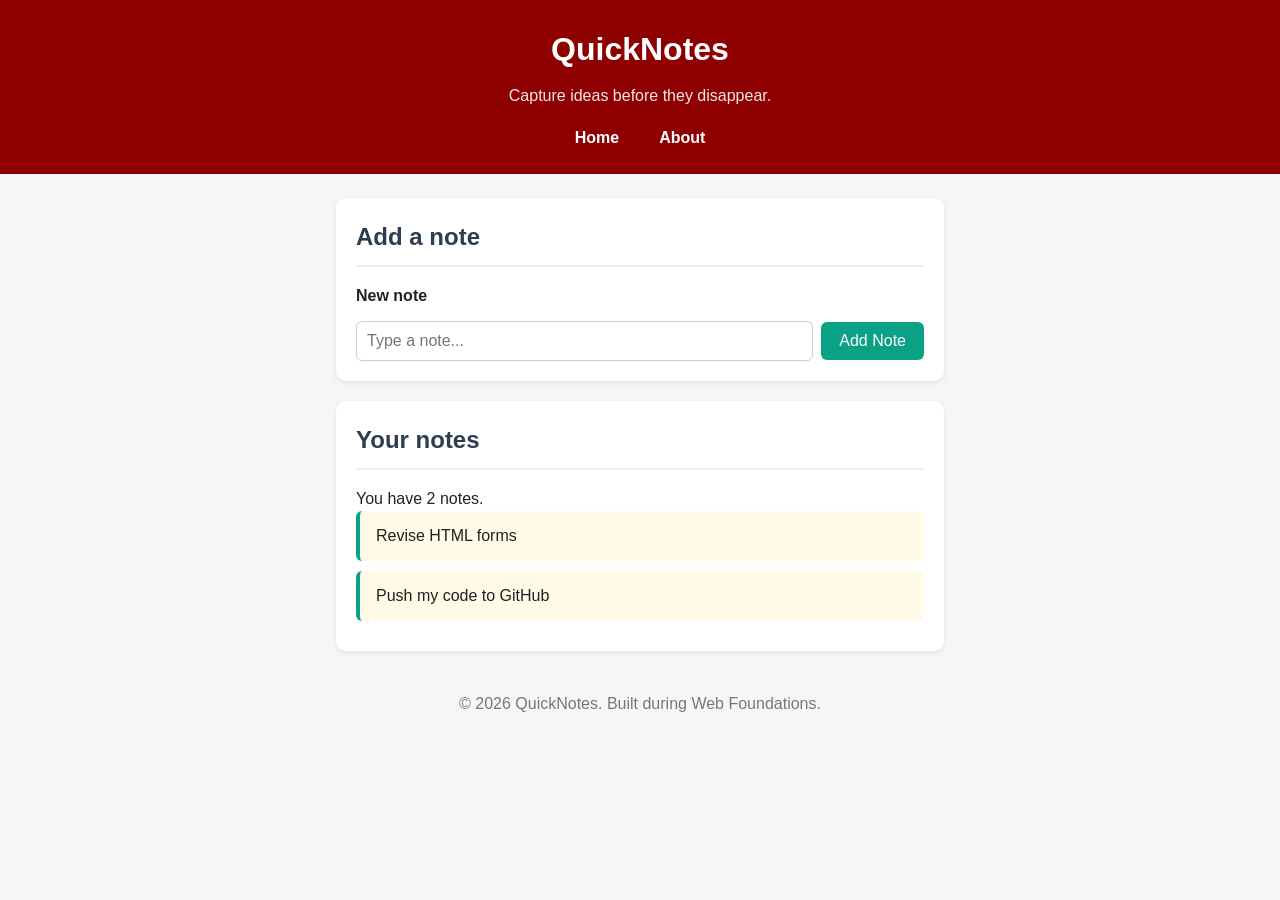
<file: day1/index.html>
<!DOCTYPE html>
<html lang="en">
  <head>
    <meta charset="UTF-8" />
    <meta name="viewport" content="width=device-width, initial-scale=1.0" />
    <link rel="stylesheet" href="style.css" />
    <title>QuickNotes</title>
  </head>
  <body>
    <header>
      <h1>QuickNotes</h1>
      <p>Capture ideas before they disappear.</p>
      <nav>
        <ul>
          <li><a href="index.html">Home</a></li>
          <li><a href="about.html">About</a></li>
        </ul>
      </nav>
    </header>

    <main>
      <section>
        <h2>Add a note</h2>
        <form id="note-form">
          <label for="note-input">New note</label>
          <input
            type="text"
            id="note-input"
            placeholder="Type a note..."
            required
          />
          <button type="submit">Add Note</button>
        </form>
      </section>

      <section>
        <h2>Your notes</h2>
        <p id="note-count">You have 2 notes.</p>
        <!-- ✅ ADDED class="note" TO MATCH DAY 2 REQUIREMENTS -->
        <ul id="notes-list">
          <li class="note">Revise HTML forms</li>
          <li class="note">Push my code to GitHub</li>
        </ul>
      </section>
    </main>

    <footer>
      <p>&copy; 2026 QuickNotes. Built during Web Foundations.</p>
    </footer>
  </body>
</html>
</file>
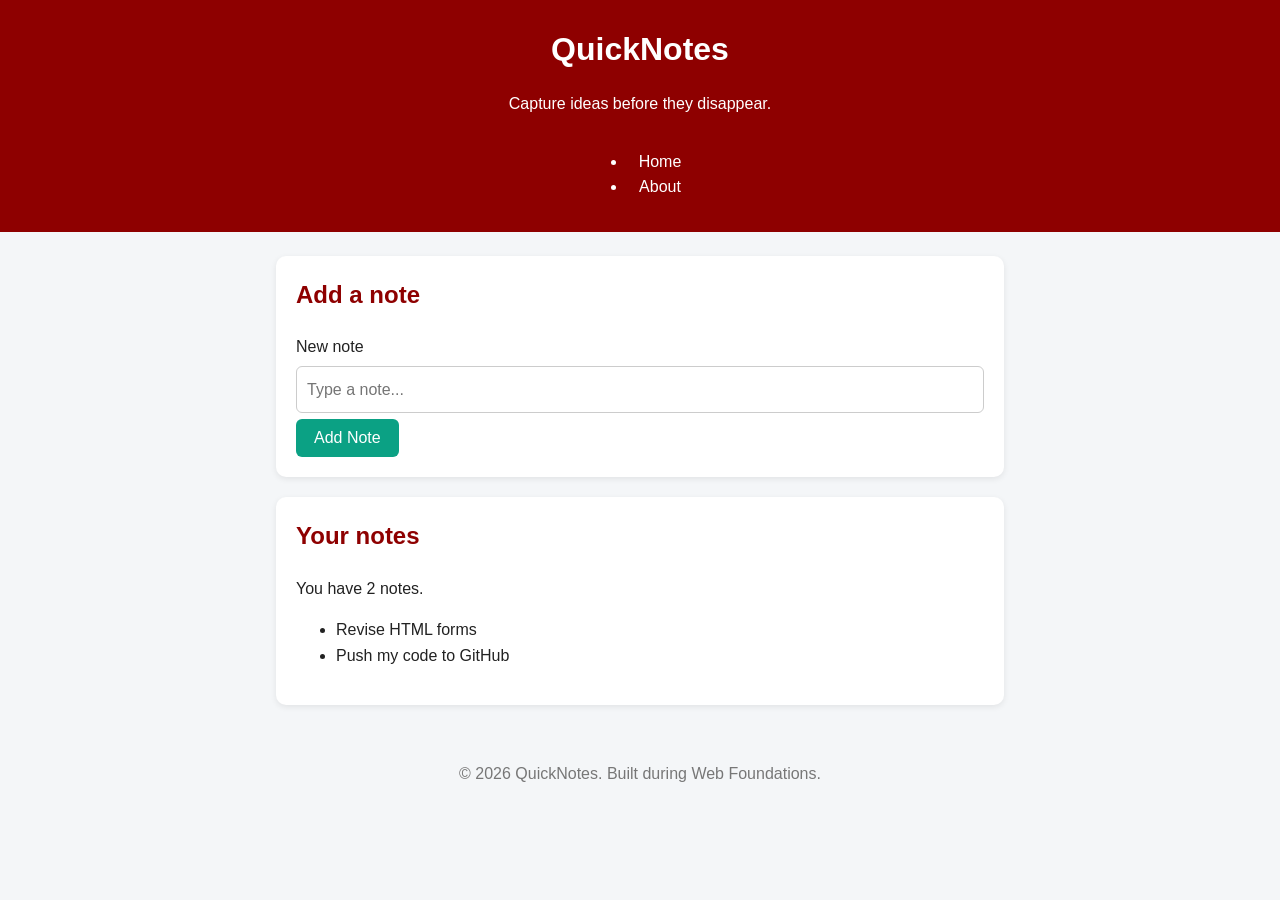
<file: day2/index.html>
<!DOCTYPE html>
<html lang="en">
  <head>
    <meta charset="UTF-8" />
    <meta name="viewport" content="width=device-width, initial-scale=1.0" />
    <link rel="stylesheet" href="style.css" />
    <script src="script.js" defer></script>
    <title>QuickNotes</title>
  </head>
  <body>
    <header>
      <h1>QuickNotes</h1>
      <p>Capture ideas before they disappear.</p>
      <nav>
        <ul>
          <li><a href="index.html">Home</a></li>
          <li><a href="about.html">About</a></li>
        </ul>
      </nav>
    </header>

    <main>
      <section>
        <h2>Add a note</h2>
        <form id="note-form">
          <label for="note-input">New note</label>
          <input
            type="text"
            id="note-input"
            placeholder="Type a note..."
            required
          />
          <button type="submit">Add Note</button>
        </form>
      </section>

      <section>
        <h2>Your notes</h2>
        <p id="note-count">You have 2 notes.</p>
        <!-- ✅ ADDED class="note" TO MATCH DAY 2 REQUIREMENTS -->
        <ul id="notes-list">
          <li class="note">Revise HTML forms</li>
          <li class="note">Push my code to GitHub</li>
        </ul>
      </section>
    </main>

    <footer>
      <p>&copy; 2026 QuickNotes. Built during Web Foundations.</p>
    </footer>
  </body>
</html>
</file>
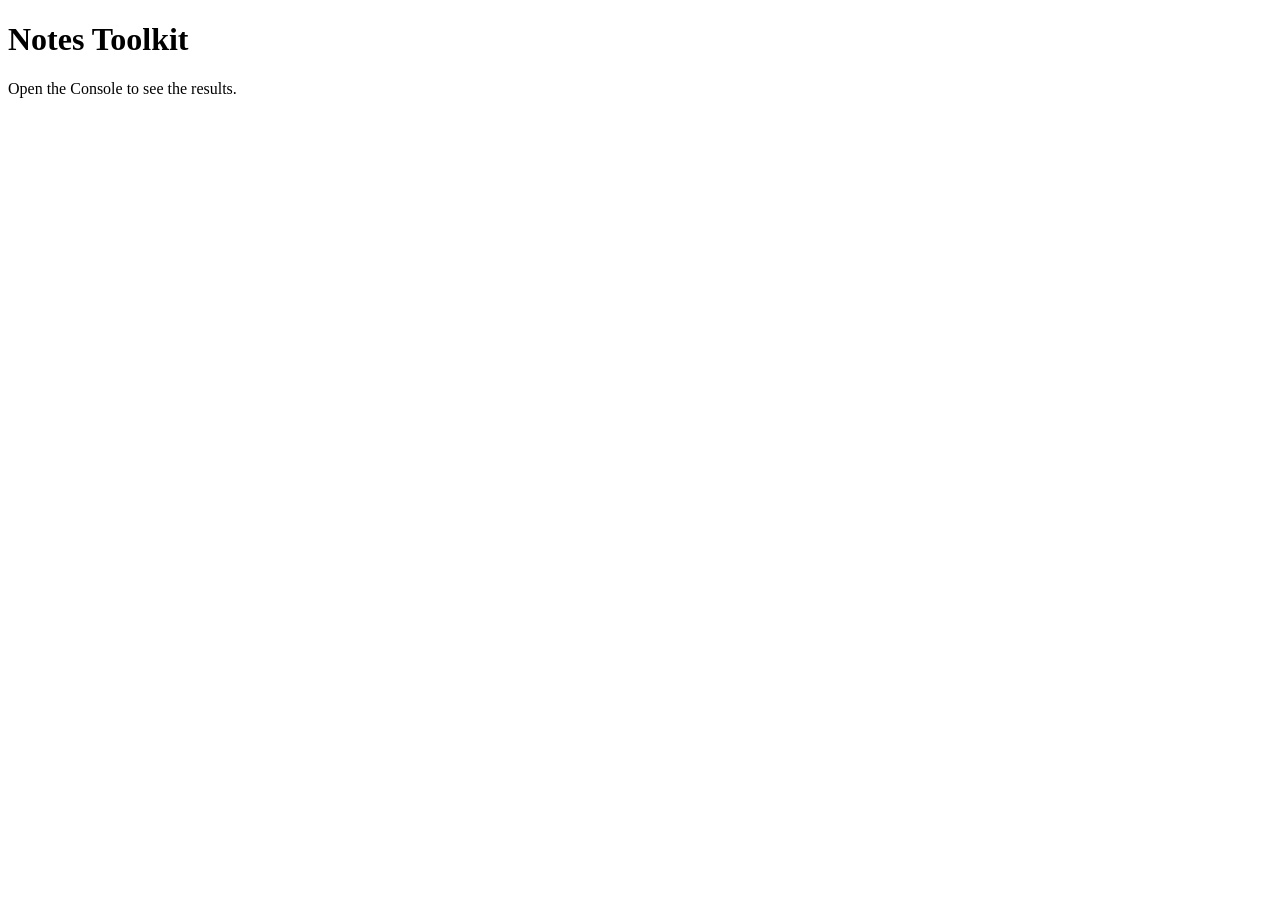
<file: day3/index.html>
<!DOCTYPE html>
<html lang="en">
<head>
    <meta charset="UTF-8">
    <meta name="viewport" content="width=device-width, initial-scale=1.0">
    <title>Notes Toolkit</title>
    <script src="script.js" defer></script>
</head>
<body>
    <h1>Notes Toolkit</h1>
    <p>Open the Console to see the results.</p>
</body>
</html>
</file>
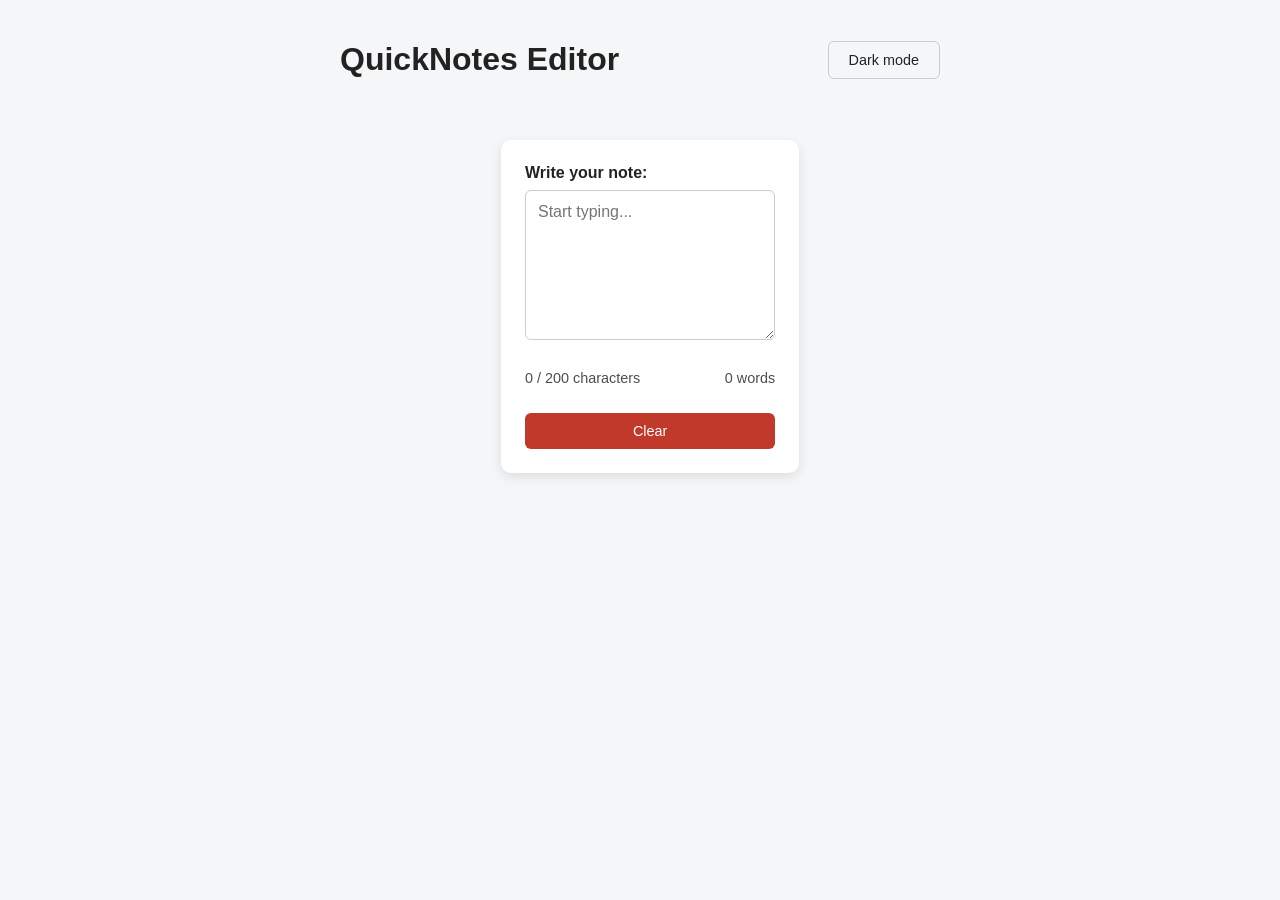
<file: day4/index.html>
<!DOCTYPE html>
<html lang="en">
<head>
    <meta charset="UTF-8">
    <meta name="viewport" content="width=device-width, initial-scale=1.0">
    <title>QuickNotes - Live Counter & Dark Mode</title>
    <link rel="stylesheet" href="style.css">
    <script src="script.js" defer></script>
</head>
<body>
    <header>
        <h1>QuickNotes Editor</h1>
        <button id="theme-toggle">Dark mode</button>
    </header>

    <main>
        <section class="editor-section">
            <label for="note-text">Write your note:</label>
            <textarea id="note-text" placeholder="Start typing..."></textarea>
            
            <div class="counters">
                <p id="char-count">0 / 200 characters</p>
                <p id="word-count">0 words</p>
            </div>

            <button id="clear-btn">Clear</button>
        </section>
    </main>
</body>
</html>
</file>
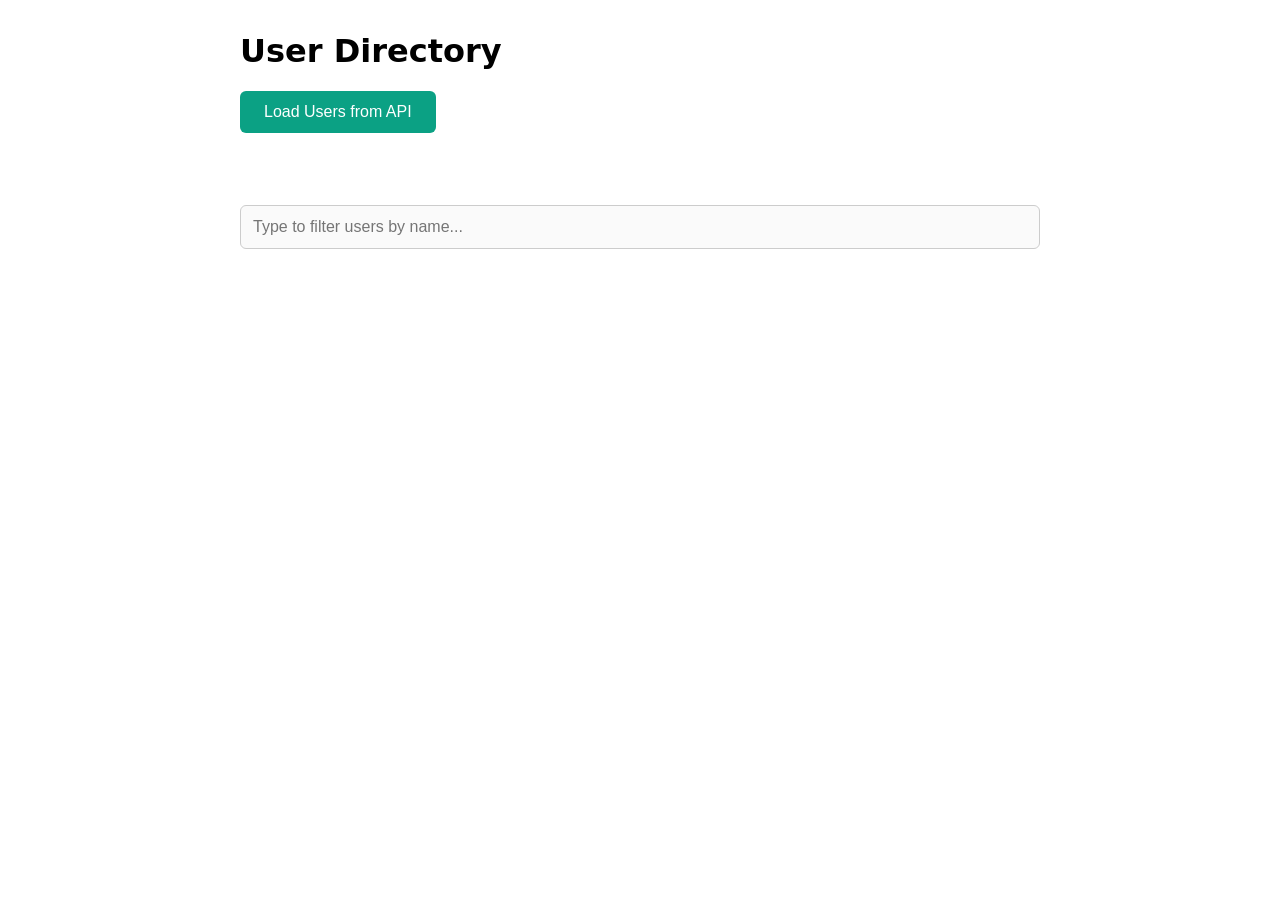
<file: day5/index.html>
<!DOCTYPE html>
<html lang="en">
<head>
    <meta charset="UTF-8">
    <meta name="viewport" content="width=device-width, initial-scale=1.0">
    <title>Day 5: User Directory & API Design</title>
    <style>
        body { font-family: system-ui, sans-serif; max-width: 800px; margin: 2rem auto; padding: 0 1rem; }
        button { padding: 0.75rem 1.5rem; cursor: pointer; border: none; border-radius: 6px; background: #0ba184; color: white; font-size: 1rem; }
        button:disabled { opacity: 0.5; cursor: not-allowed; }
        input { padding: 0.75rem; width: 100%; box-sizing: border-box; margin: 1rem 0; border: 1px solid #ccc; border-radius: 6px; font-size: 1rem; }
        ul { list-style: none; padding: 0; }
        li { padding: 1rem; border-bottom: 1px solid #eee; }
        li strong { display: block; font-size: 1.1rem; margin-bottom: 0.25rem; }
        li span { color: #666; font-size: 0.9rem; }
        #status { min-height: 1.5rem; margin: 1rem 0; font-weight: bold; }
        .error { color: #c0392b; }
        .success { color: #0ba184; }
    </style>
    <script src="users.js" defer></script>
</head>
<body>
    <h1>User Directory</h1>
    
    <button id="load-users">Load Users from API</button>
    
    <p id="status"></p>
    
    <label for="filter-input" style="display:none;">Filter users by name</label>
    <input type="text" id="filter-input" placeholder="Type to filter users by name..." disabled />
    
    <ul id="users-list"></ul>
</body>
</html>
</file>
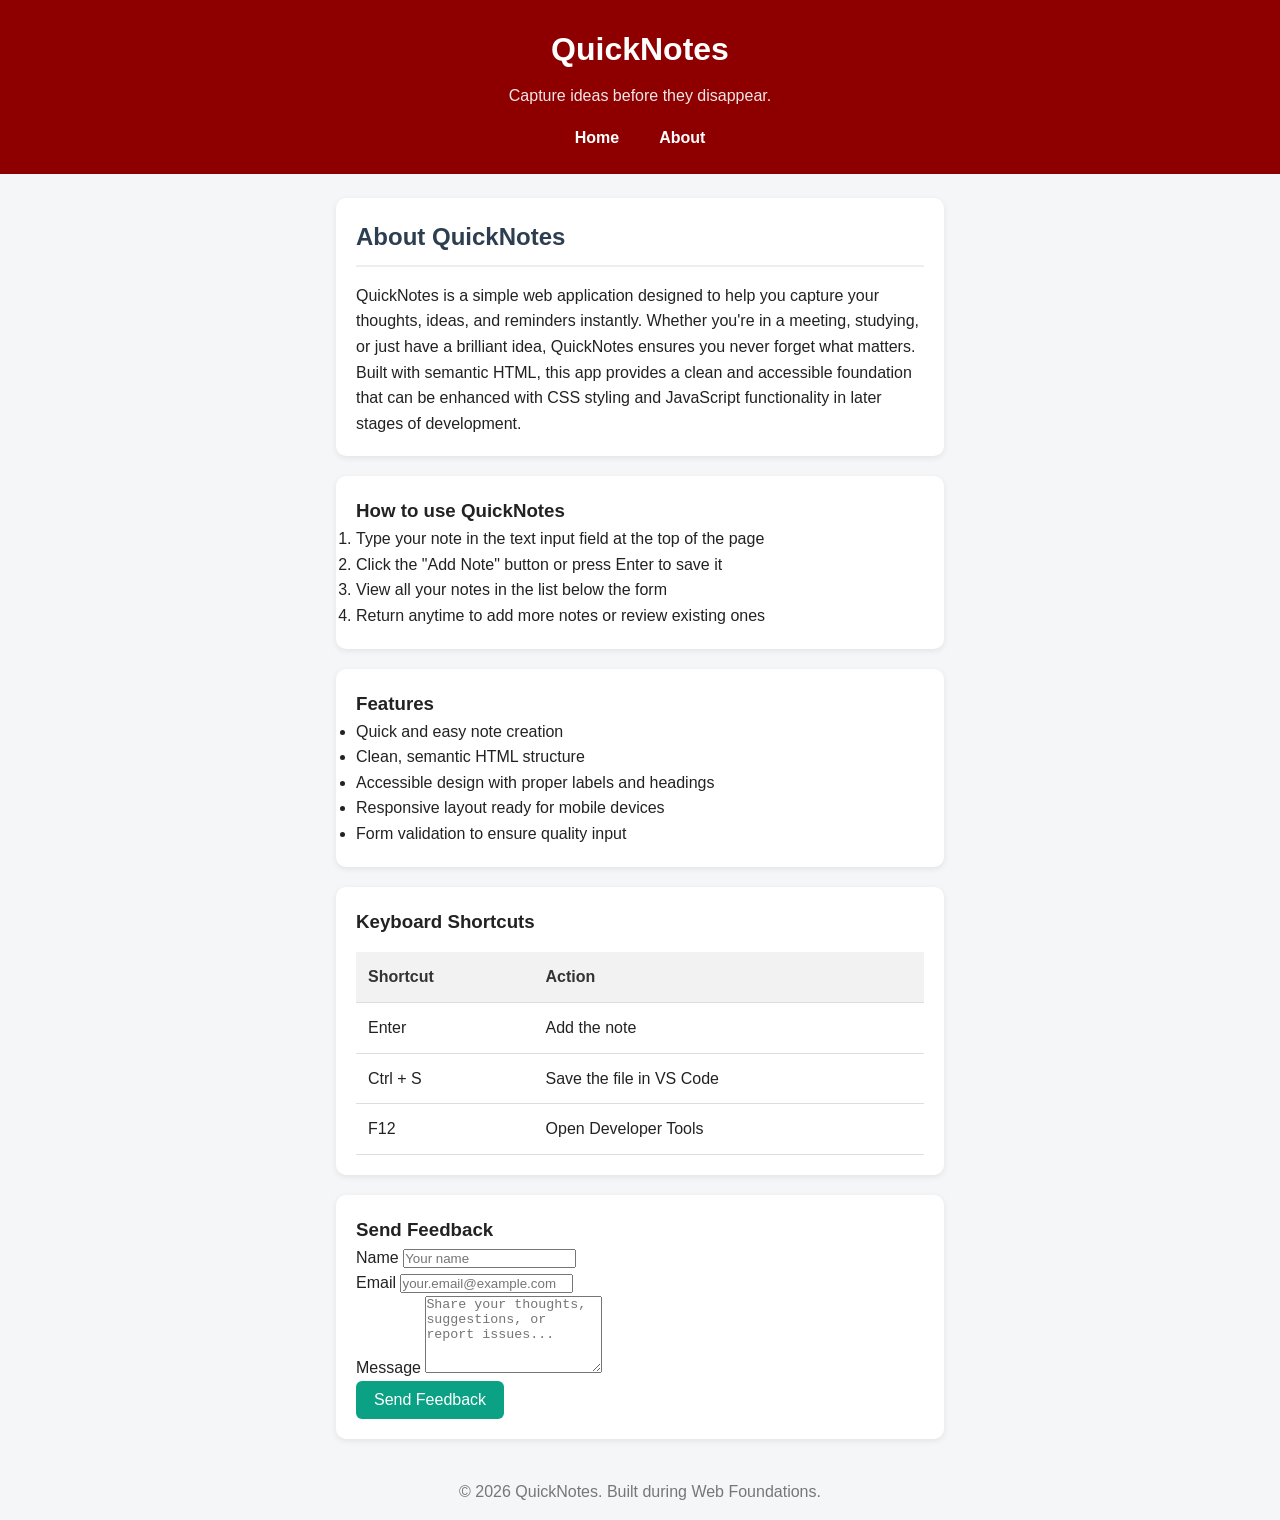
<file: day1/about.html>
<!DOCTYPE html>
<html lang="en">
  <head>
    <meta charset="UTF-8" />
    <meta name="viewport" content="width=device-width, initial-scale=1.0" />
    <link rel="stylesheet" href="style.css" />
    <title>About - QuickNotes</title>
  </head>
  <body>
    <header>
      <h1>QuickNotes</h1>
      <p>Capture ideas before they disappear.</p>
      <nav>
        <ul>
          <li><a href="index.html">Home</a></li>
          <li><a href="about.html">About</a></li>
        </ul>
      </nav>
    </header>

    <main>
      <section>
        <h2>About QuickNotes</h2>
        <p>
          QuickNotes is a simple web application designed to help you capture
          your thoughts, ideas, and reminders instantly. Whether you're in a
          meeting, studying, or just have a brilliant idea, QuickNotes ensures
          you never forget what matters.
        </p>
        <p>
          Built with semantic HTML, this app provides a clean and accessible
          foundation that can be enhanced with CSS styling and JavaScript
          functionality in later stages of development.
        </p>
      </section>

      <section>
        <h3>How to use QuickNotes</h3>
        <ol>
          <li>Type your note in the text input field at the top of the page</li>
          <li>Click the "Add Note" button or press Enter to save it</li>
          <li>View all your notes in the list below the form</li>
          <li>Return anytime to add more notes or review existing ones</li>
        </ol>
      </section>

      <section>
        <h3>Features</h3>
        <ul>
          <li>Quick and easy note creation</li>
          <li>Clean, semantic HTML structure</li>
          <li>Accessible design with proper labels and headings</li>
          <li>Responsive layout ready for mobile devices</li>
          <li>Form validation to ensure quality input</li>
        </ul>
      </section>

      <section>
        <h3>Keyboard Shortcuts</h3>
        <table>
          <thead>
            <tr>
              <th>Shortcut</th>
              <th>Action</th>
            </tr>
          </thead>
          <tbody>
            <tr>
              <td>Enter</td>
              <td>Add the note</td>
            </tr>
            <tr>
              <td>Ctrl + S</td>
              <td>Save the file in VS Code</td>
            </tr>
            <tr>
              <td>F12</td>
              <td>Open Developer Tools</td>
            </tr>
          </tbody>
        </table>
      </section>

      <section>
        <h3>Send Feedback</h3>
        <form id="feedback-form">
          <div>
            <label for="feedback-name">Name</label>
            <input
              type="text"
              id="feedback-name"
              name="name"
              placeholder="Your name"
              required
            />
          </div>

          <div>
            <label for="feedback-email">Email</label>
            <input
              type="email"
              id="feedback-email"
              name="email"
              placeholder="your.email@example.com"
              required
            />
          </div>

          <div>
            <label for="feedback-message">Message</label>
            <textarea
              id="feedback-message"
              name="message"
              rows="5"
              placeholder="Share your thoughts, suggestions, or report issues..."
              required
            ></textarea>
          </div>

          <button type="submit">Send Feedback</button>
        </form>
      </section>
    </main>

    <footer>
      <p>&copy; 2026 QuickNotes. Built during Web Foundations.</p>
    </footer>
  </body>
</html>
</file>
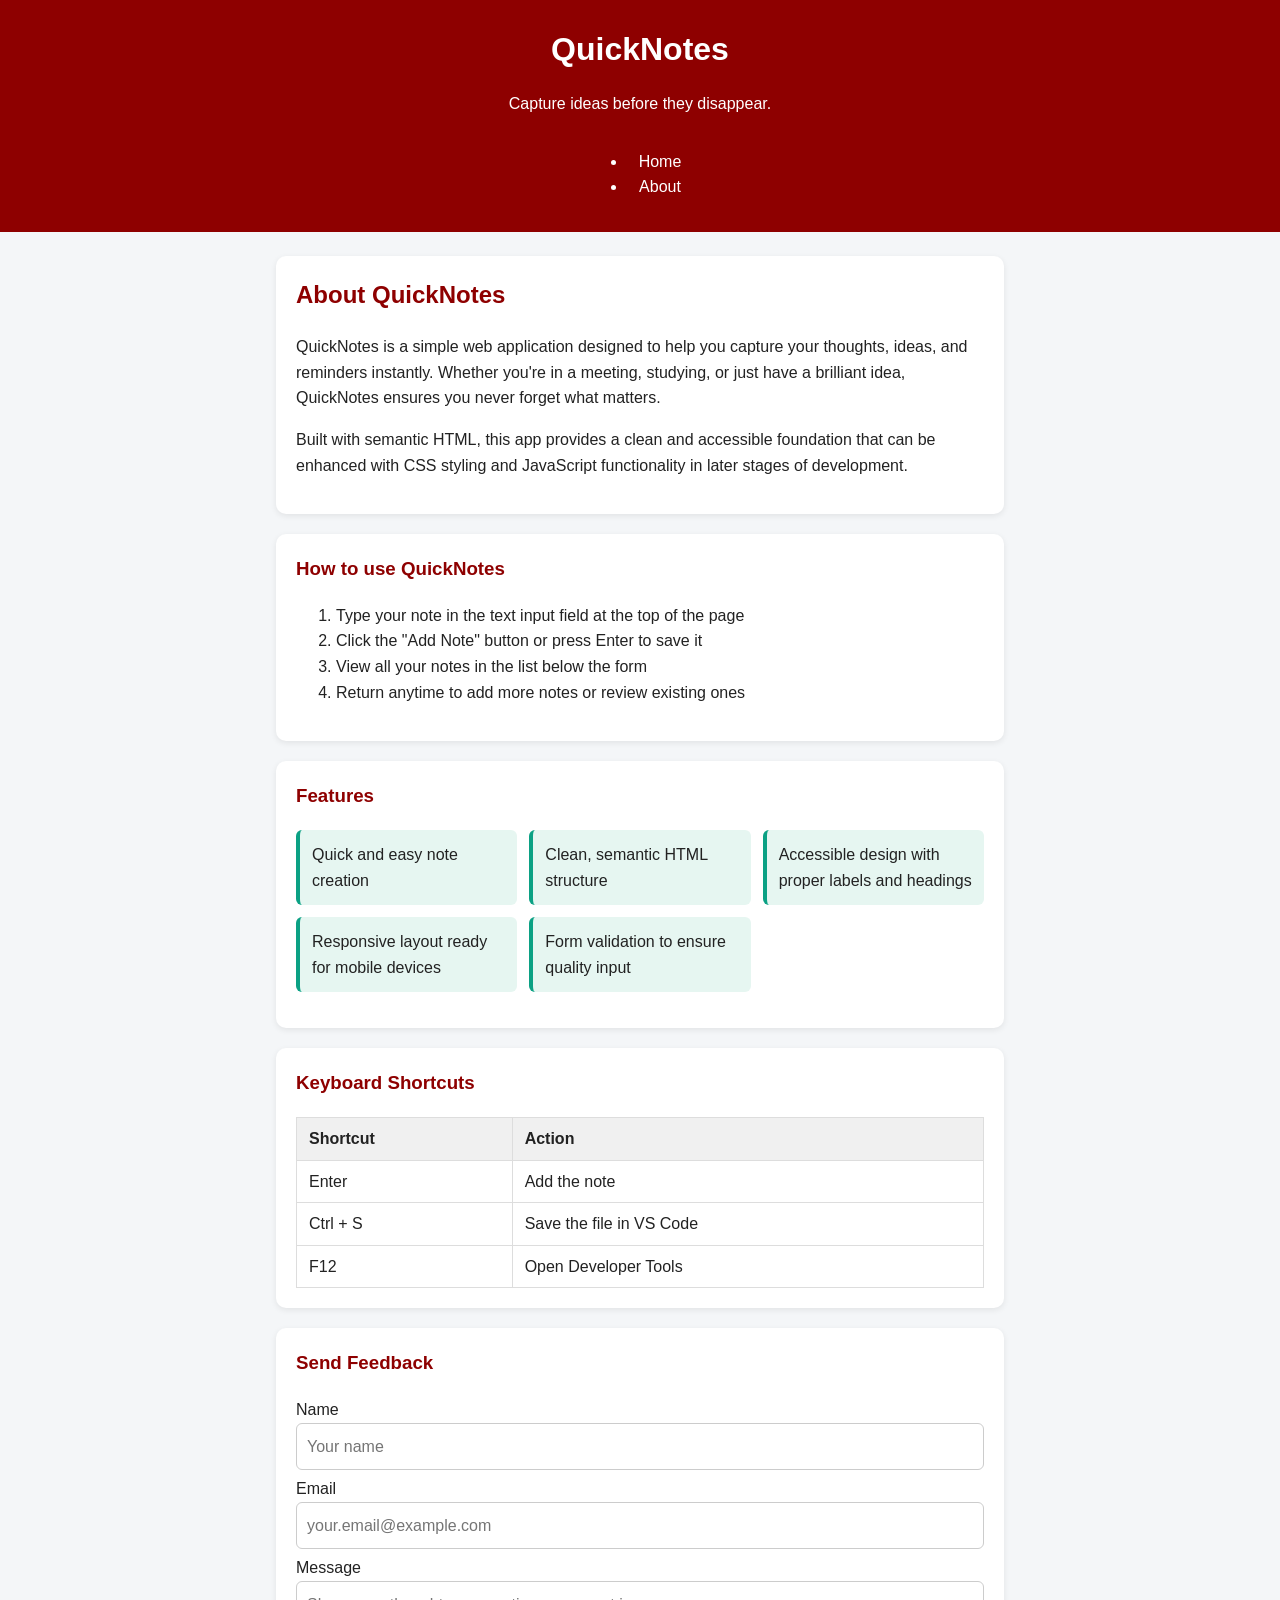
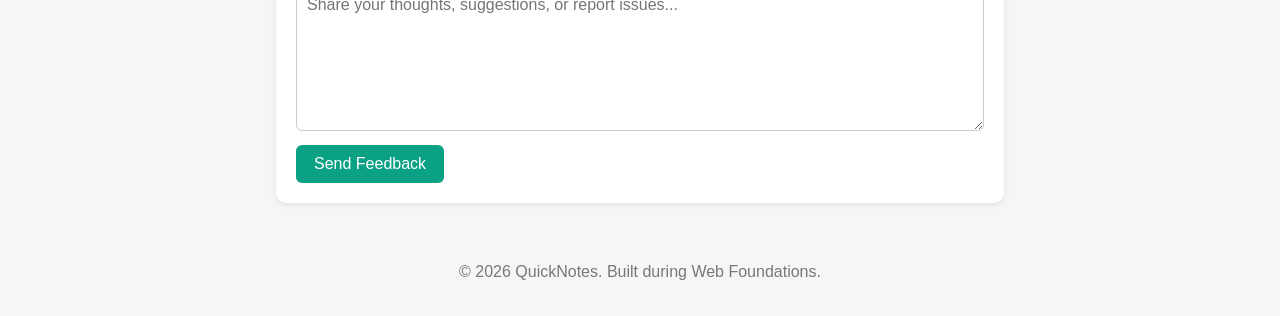
<file: day2/about.html>
<!DOCTYPE html>
<html lang="en">
  <head>
    <meta charset="UTF-8" />
    <meta name="viewport" content="width=device-width, initial-scale=1.0" />
    <link rel="stylesheet" href="style.css" />
    <title>About - QuickNotes</title>
  </head>
  <body>
    <header>
      <h1>QuickNotes</h1>
      <p>Capture ideas before they disappear.</p>
      <nav>
        <ul>
          <li><a href="index.html">Home</a></li>
          <li><a href="about.html">About</a></li>
        </ul>
      </nav>
    </header>

    <main>
      <section>
        <h2>About QuickNotes</h2>
        <p>
          QuickNotes is a simple web application designed to help you capture
          your thoughts, ideas, and reminders instantly. Whether you're in a
          meeting, studying, or just have a brilliant idea, QuickNotes ensures
          you never forget what matters.
        </p>
        <p>
          Built with semantic HTML, this app provides a clean and accessible
          foundation that can be enhanced with CSS styling and JavaScript
          functionality in later stages of development.
        </p>
      </section>

      <section>
        <h3>How to use QuickNotes</h3>
        <ol>
          <li>Type your note in the text input field at the top of the page</li>
          <li>Click the "Add Note" button or press Enter to save it</li>
          <li>View all your notes in the list below the form</li>
          <li>Return anytime to add more notes or review existing ones</li>
        </ol>
      </section>

        <section>
        <h3>Features</h3>
        <ul class="features">
          <li>Quick and easy note creation</li>
          <li>Clean, semantic HTML structure</li>
          <li>Accessible design with proper labels and headings</li>
          <li>Responsive layout ready for mobile devices</li>
          <li>Form validation to ensure quality input</li>
        </ul>
      </section>

      <section>
        <h3>Keyboard Shortcuts</h3>
        <table>
          <thead>
            <tr>
              <th>Shortcut</th>
              <th>Action</th>
            </tr>
          </thead>
          <tbody>
            <tr>
              <td>Enter</td>
              <td>Add the note</td>
            </tr>
            <tr>
              <td>Ctrl + S</td>
              <td>Save the file in VS Code</td>
            </tr>
            <tr>
              <td>F12</td>
              <td>Open Developer Tools</td>
            </tr>
          </tbody>
        </table>
      </section>

      <section>
        <h3>Send Feedback</h3>
        <form id="feedback-form">
          <div>
            <label for="feedback-name">Name</label>
            <input
              type="text"
              id="feedback-name"
              name="name"
              placeholder="Your name"
              required
            />
          </div>

          <div>
            <label for="feedback-email">Email</label>
            <input
              type="email"
              id="feedback-email"
              name="email"
              placeholder="your.email@example.com"
              required
            />
          </div>

          <div>
            <label for="feedback-message">Message</label>
            <textarea
              id="feedback-message"
              name="message"
              rows="5"
              placeholder="Share your thoughts, suggestions, or report issues..."
              required
            ></textarea>
          </div>

          <button type="submit">Send Feedback</button>
        </form>
      </section>
    </main>

    <footer>
      <p>&copy; 2026 QuickNotes. Built during Web Foundations.</p>
    </footer>
  </body>
</html>
</file>
<file: day1/style.css>
/* 1. Reset Box Model */
*,
*::before,
*::after {
  box-sizing: border-box;
  margin: 0;
  padding: 0;
}

/* 2. Global Body Styles */
body {
  font-family: "Segoe UI", Tahoma, Geneva, Verdana, sans-serif;
  line-height: 1.6;
  color: #222;
  background-color: #f4f6f8; /* Matches lesson spec */
}

/* 3. Header */
header {
  background-color: #8e0000; /* Dark red per lesson */
  color: white;
  text-align: center;
  padding: 24px 16px;
}

header h1 {
  margin-bottom: 0.5rem;
  font-size: 2rem;
}

header p {
  font-size: 1rem;
  opacity: 0.9;
  margin-bottom: 1rem;
}

nav ul {
  list-style: none;
  display: flex;
  justify-content: center;
  gap: 20px;
}

nav a {
  color: white;
  text-decoration: none;
  font-weight: bold;
  padding: 5px 10px;
  border-radius: 4px;
  transition: background-color 0.3s;
}

nav a:hover {
  background-color: rgba(255, 255, 255, 0.2);
}

/* 4. Main Content & Cards */
main {
  max-width: 640px; /* Matches lesson spec */
  margin: 24px auto;
  padding: 0 16px;
}

section {
  background: white;
  padding: 20px;
  border-radius: 10px;
  margin-bottom: 20px;
  box-shadow: 0 2px 6px rgba(0, 0, 0, 0.08);
}

h2 {
  color: #2c3e50;
  margin-bottom: 1rem;
  border-bottom: 2px solid #eee;
  padding-bottom: 0.5rem;
}

/* 5. Flexbox Form - UPDATED WITH WRAP */
#note-form {
  display: flex;
  gap: 8px;
  flex-wrap: wrap; /* ✅ CRITICAL FOR RESPONSIVENESS */
  align-items: center;
}

#note-form label {
  width: 100%;
  font-weight: bold;
  margin-bottom: 5px;
}

#note-input {
  flex: 1;
  padding: 10px;
  border: 1px solid #ccc;
  border-radius: 6px;
  font-size: 1rem;
}

button {
  padding: 10px 18px;
  background-color: #0ba184; /* Teal per lesson */
  color: white;
  border: none;
  border-radius: 6px;
  font-size: 1rem;
  cursor: pointer;
  transition: background-color 0.3s;
}

button:hover {
  background-color: #088a70;
}

/* 6. Sticky Notes List - UPDATED CLASS SELECTOR */
#notes-list {
  list-style: none;
  padding: 0;
}

.note { /* ✅ NOW TARGETS .note CLASS */
  background-color: #fffbe6; /* Yellow sticky note */
  border-left: 4px solid #0ba184; /* Teal accent */
  padding: 12px 16px;
  margin-bottom: 10px;
  border-radius: 6px;
}

/* 7. Table Styling */
table {
  width: 100%;
  border-collapse: collapse;
  margin-top: 1rem;
}

th, td {
  padding: 12px;
  text-align: left;
  border-bottom: 1px solid #ddd;
}

th {
  background-color: #f2f2f2;
  color: #333;
}

/* 8. Footer */
footer {
  text-align: center;
  color: #777;
  padding: 16px;
}

/* 9. Mobile Responsive */
@media (max-width: 600px) {
  #note-form {
    flex-direction: column;
    align-items: stretch;
  }

  button {
    width: 100%;
  }

  header h1 {
    font-size: 1.5rem;
  }
}
</file>
<file: day2/style.css>
/* 1. Reset and base styles */
*,
*::before,
*::after {
  box-sizing: border-box;
}

body {
  margin: 0;
  font-family: "Segoe UI", Arial, sans-serif;
  background-color: #f4f6f8;
  color: #222;
  line-height: 1.6;
}

/* 2. Header */
header {
  background-color: #8e0000; /* EXACT RED REQUIRED */
  color: white;
  text-align: center;
  padding: 24px 16px 16px;
}

header h1 {
  margin: 0;
}

/* 3. Navigation with Flexbox */
nav {
  display: flex;
  justify-content: center;
  gap: 16px;
  margin-top: 12px;
}

nav a {
  color: white;
  text-decoration: none;
  padding: 6px 12px;
  border-radius: 6px;
  transition: background-color 0.2s ease;
}

nav a:hover {
  background-color: rgba(255, 255, 255, 0.2);
}

/* 4. Main content and section cards */
main {
  max-width: 760px;
  margin: 24px auto;
  padding: 0 16px;
}

section {
  background: white;
  padding: 20px;
  border-radius: 10px;
  margin-bottom: 20px;
  box-shadow: 0 2px 6px rgba(0, 0, 0, 0.08);
}

h2,
h3 {
  color: #8e0000; /* MATCHES HEADER RED */
  margin-top: 0;
}

/* 5. Features as a responsive grid of cards */
.features {
  list-style: none;
  padding: 0;
  display: grid;
  grid-template-columns: repeat(auto-fit, minmax(180px, 1fr));
  gap: 12px;
}

.features li {
  background-color: #e6f6f1; /* LIGHT TEAL - CRITICAL FOR GRADER */
  border-left: 4px solid #0ba184;
  padding: 12px;
  border-radius: 6px;
}

/* 6. Shortcuts table */
table {
  width: 100%;
  border-collapse: collapse;
}

th,
td {
  border: 1px solid #ddd;
  padding: 8px 12px;
  text-align: left;
}

th {
  background-color: #f0f0f0;
}

/* 7. Forms */
form {
  display: flex;
  flex-direction: column;
  gap: 6px;
}

input,
textarea {
  width: 100%;
  padding: 10px;
  border: 1px solid #ccc;
  border-radius: 6px;
  font: inherit; /* CRITICAL: Matches page font */
}

input:focus,
textarea:focus {
  outline: 2px solid #0ba184; /* ACCESSIBILITY REQUIREMENT */
  border-color: #0ba184;
}

button {
  align-self: flex-start;
  background-color: #0ba184;
  color: white;
  border: none;
  padding: 10px 18px;
  border-radius: 6px;
  font-size: 1rem;
  cursor: pointer;
  transition: background-color 0.2s ease, transform 0.2s ease;
}

button:hover {
  background-color: #088a70;
  transform: translateY(-2px);
}

/* 8. Footer */
footer {
  text-align: center;
  color: #777;
  padding: 16px;
}

/* 9. Small screens */
@media (max-width: 600px) {
  header {
    padding: 16px 12px 12px;
  }

  header h1 {
    font-size: 1.6rem;
  }

  section {
    padding: 16px;
  }
}
</file>
<file: day4/style.css>
/* --- CSS VARIABLES FOR THEMING --- */
:root {
    --bg-color: #f4f6f8;
    --text-color: #222;
    --card-bg: #ffffff;
    --border-color: #ccc;
    --primary-color: #0ba184;
    --warning-color: #e67e22; /* Orange */
    --over-color: #c0392b;    /* Red */
}

/* --- DARK THEME OVERRIDES --- */
body.dark {
    --bg-color: #1a1a1a;
    --text-color: #e0e0e0;
    --card-bg: #2d2d2d;
    --border-color: #555;
    --primary-color: #1abc9c;
}

/* --- BASE STYLES --- */
body {
    margin: 0;
    font-family: "Segoe UI", Arial, sans-serif;
    background-color: var(--bg-color);
    color: var(--text-color);
    transition: background-color 0.3s, color 0.3s;
    display: flex;
    flex-direction: column;
    align-items: center;
    min-height: 100vh;
}

header {
    width: 100%;
    padding: 20px;
    display: flex;
    justify-content: space-between;
    align-items: center;
    max-width: 600px;
}

.editor-section {
    background: var(--card-bg);
    padding: 24px;
    border-radius: 10px;
    box-shadow: 0 4px 12px rgba(0,0,0,0.1);
    width: 90%;
    max-width: 600px;
    margin-top: 20px;
}

label {
    display: block;
    margin-bottom: 8px;
    font-weight: bold;
}

textarea {
    width: 100%;
    height: 150px;
    padding: 12px;
    border: 1px solid var(--border-color);
    border-radius: 6px;
    font-family: inherit;
    font-size: 1rem;
    resize: vertical;
    background-color: var(--card-bg);
    color: var(--text-color);
    box-sizing: border-box;
}

.counters {
    display: flex;
    justify-content: space-between;
    margin: 12px 0;
    font-size: 0.9rem;
    color: var(--text-color);
    opacity: 0.8;
}

/* --- COUNTER STATES --- */
.warning {
    color: var(--warning-color) !important;
}

.over {
    color: var(--over-color) !important;
    font-weight: bold;
}

/* --- BUTTONS --- */
button {
    padding: 10px 20px;
    border: none;
    border-radius: 6px;
    cursor: pointer;
    font-size: 0.9rem;
    transition: all 0.2s;
}

#theme-toggle {
    background-color: transparent;
    border: 1px solid var(--border-color);
    color: var(--text-color);
}

#clear-btn {
    background-color: var(--over-color);
    color: white;
    width: 100%;
}

#clear-btn:hover {
    opacity: 0.9;
}
</file>
